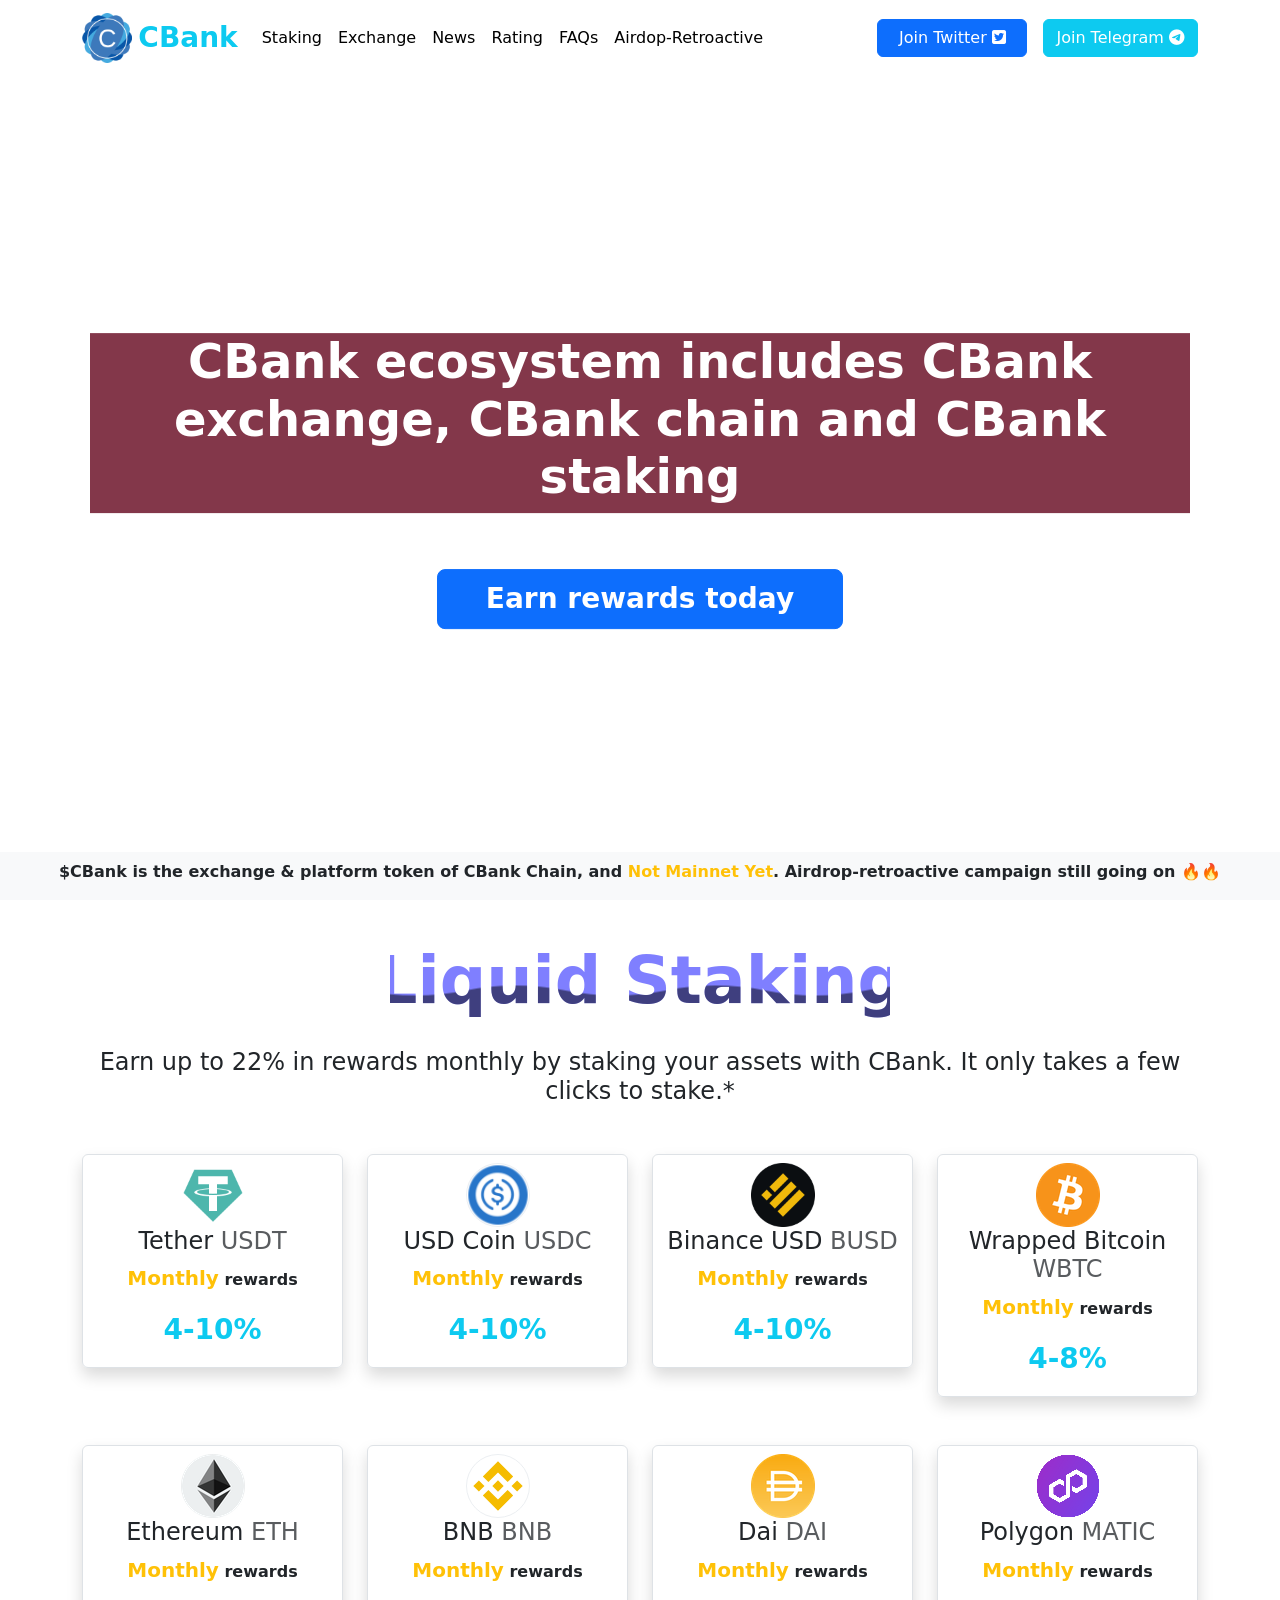
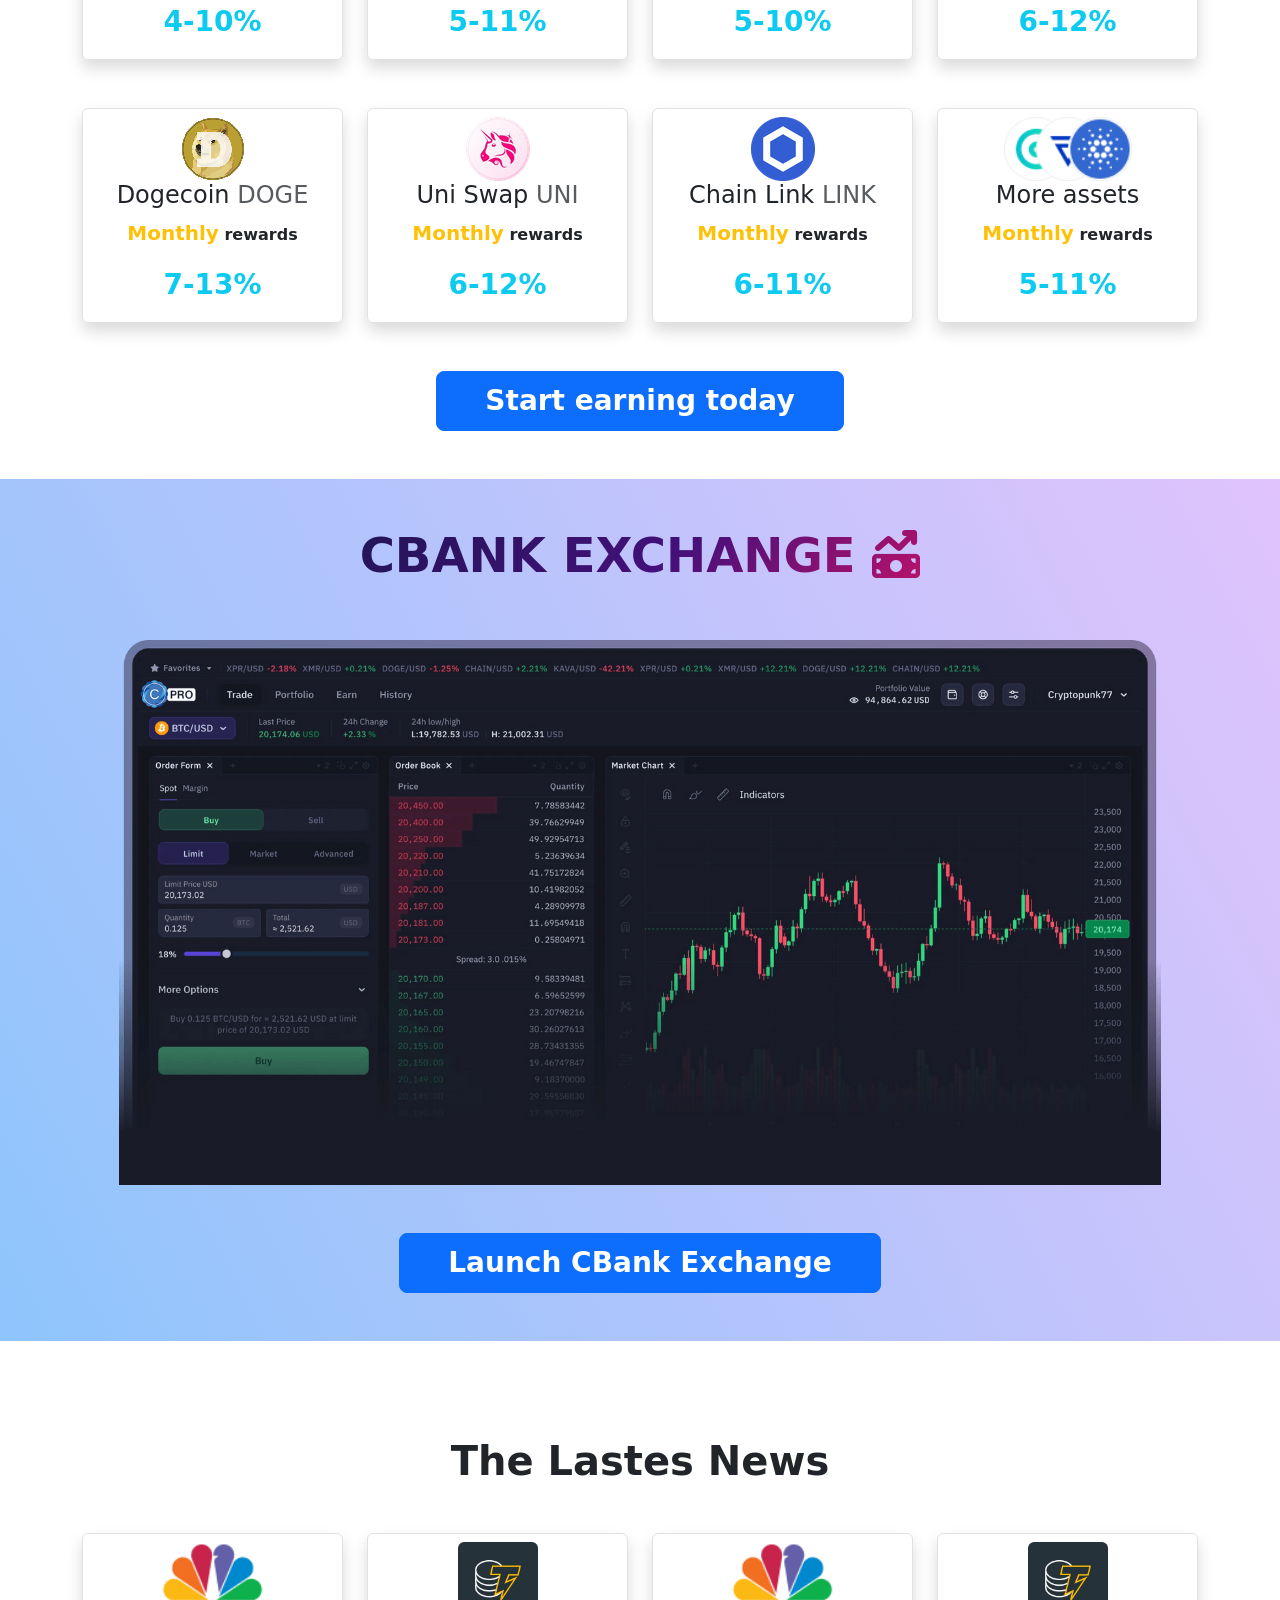
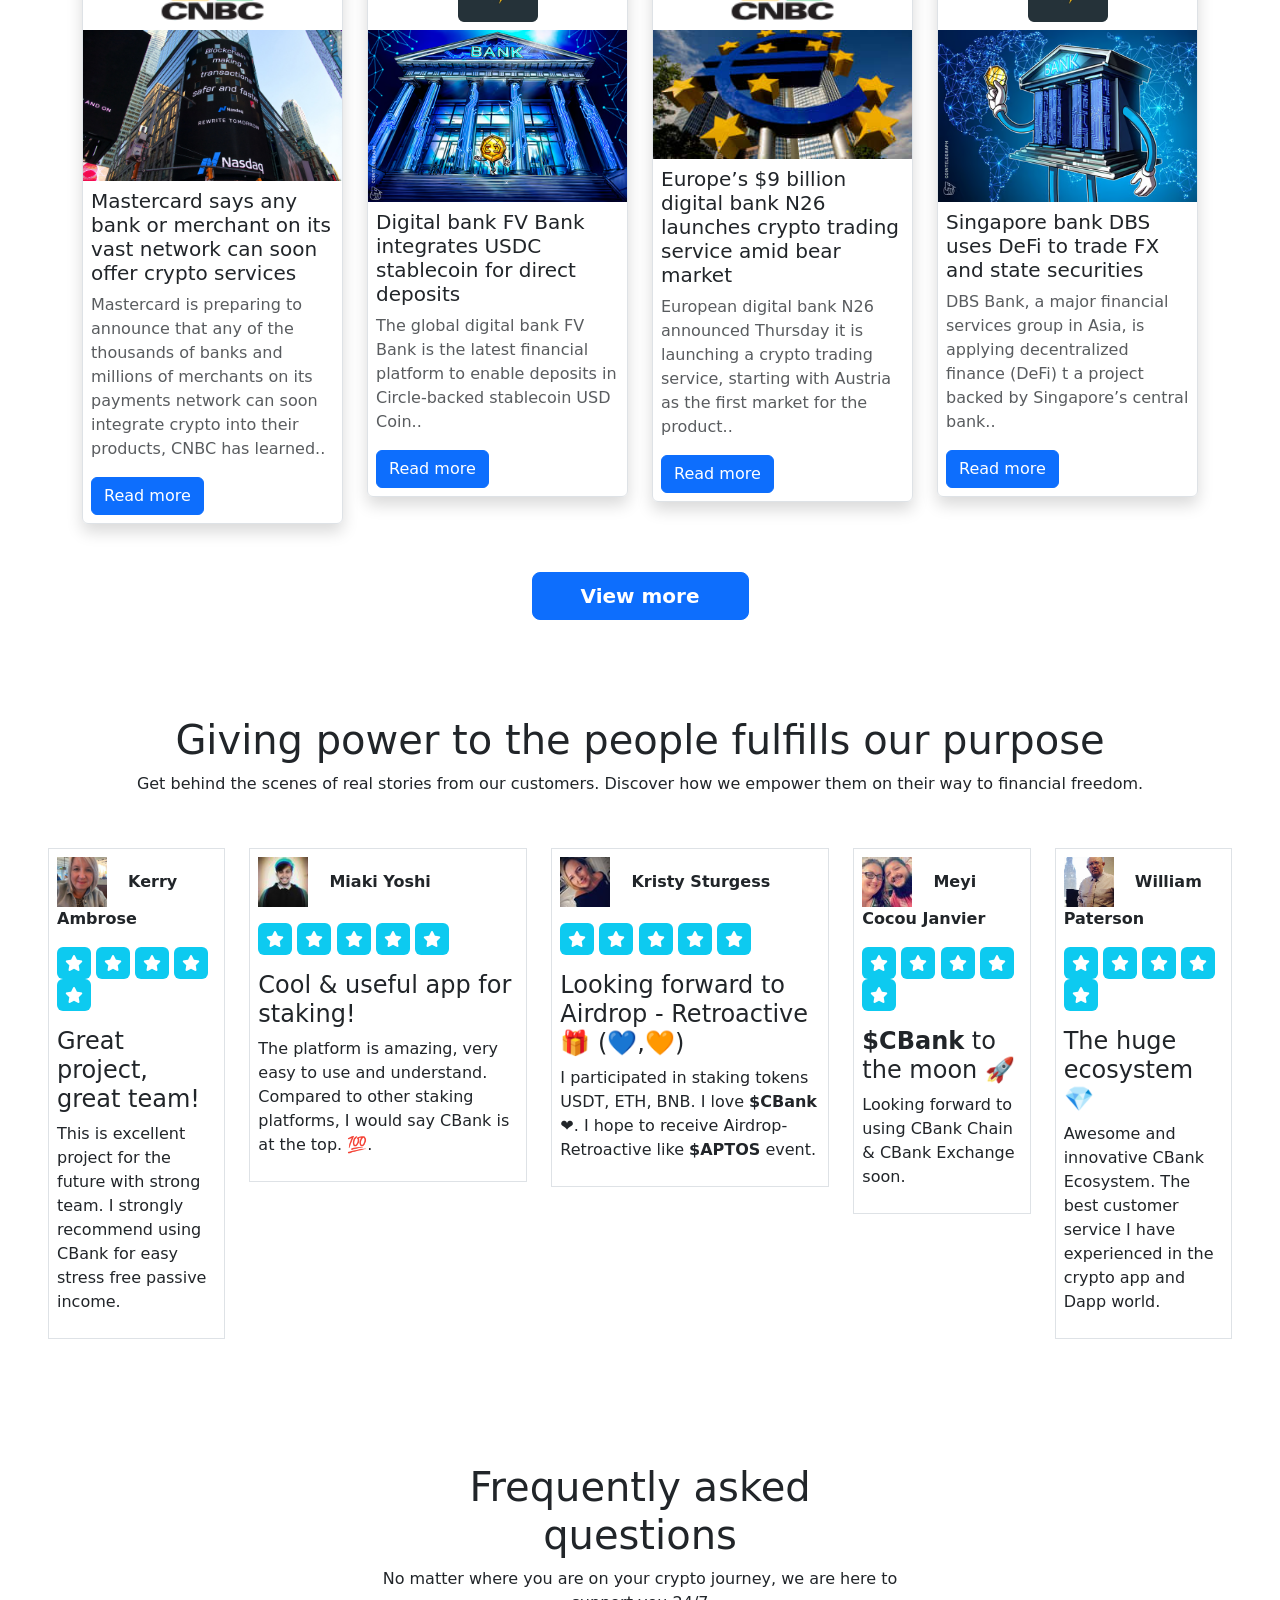
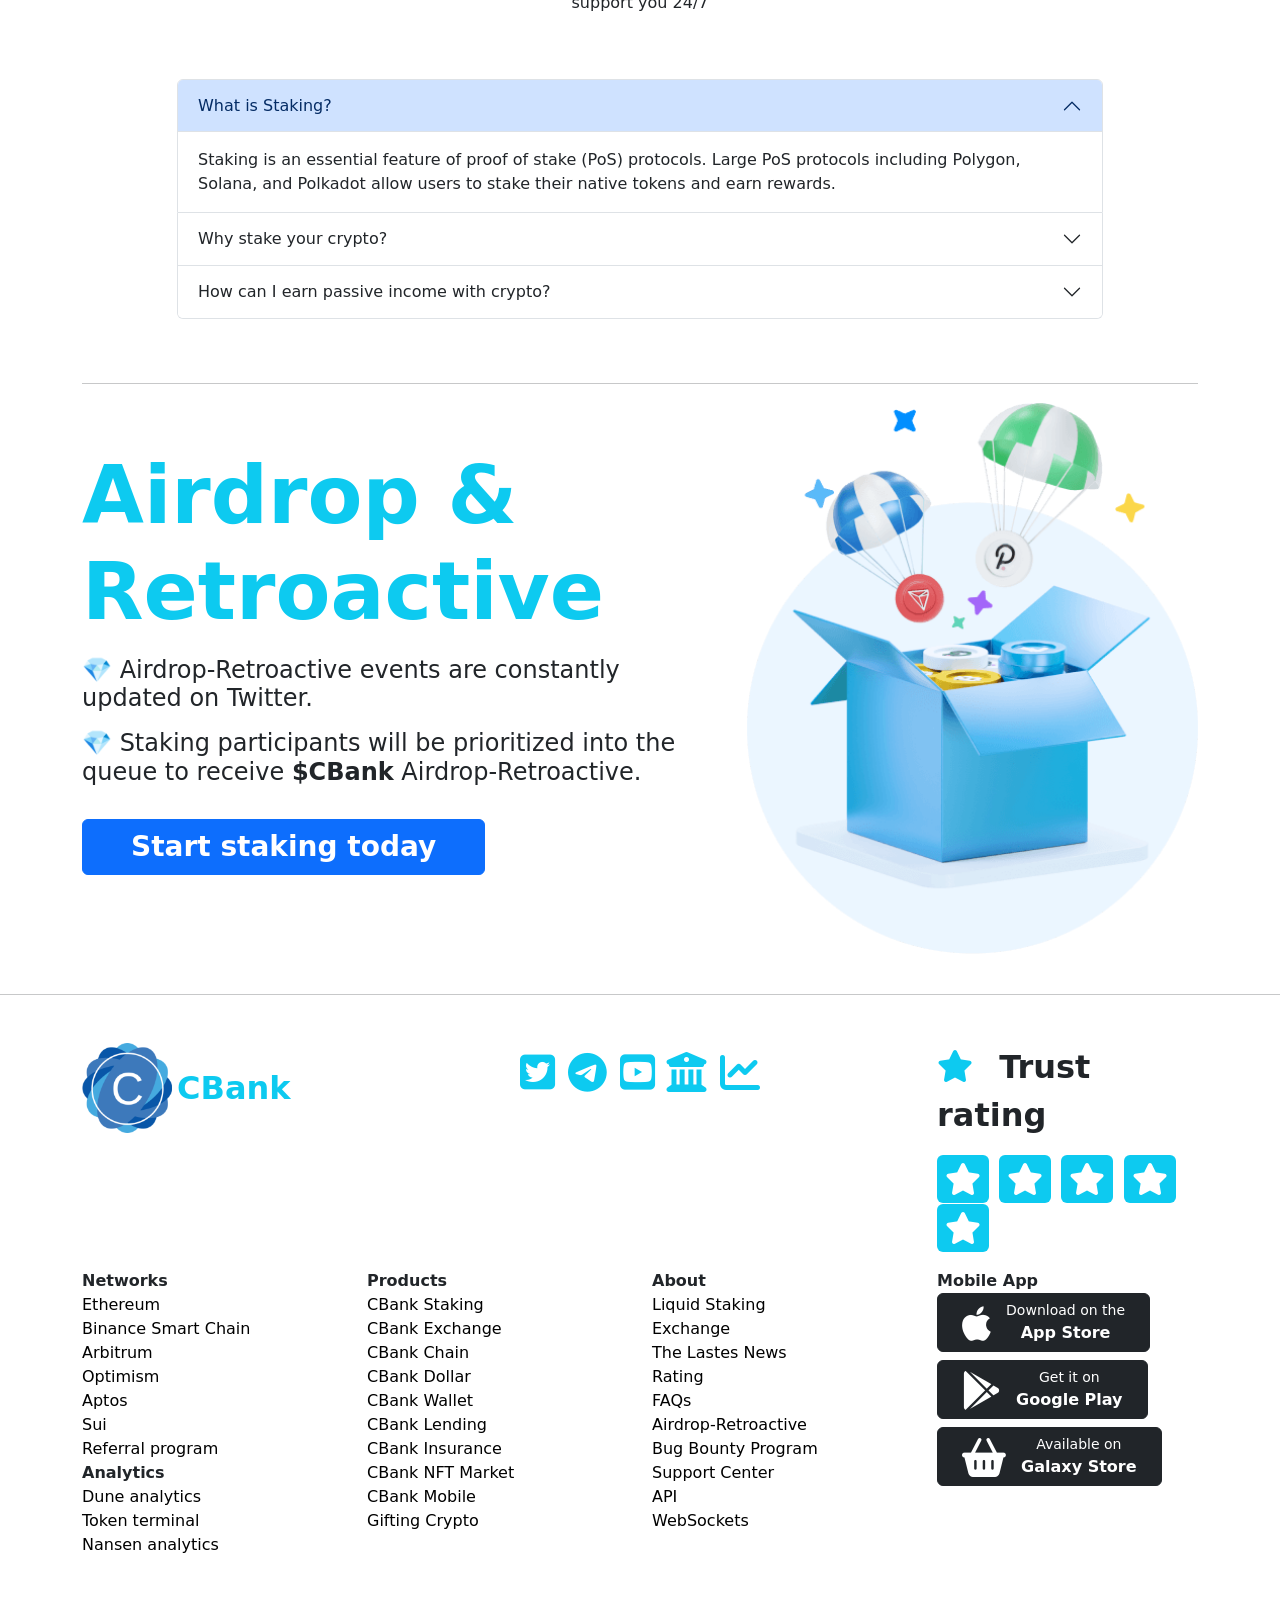
<file: index.html>
<!DOCTYPE html>
<html lang="en">
<head>
    <meta charset="UTF-8">
    <meta http-equiv="X-UA-Compatible" content="IE=edge">
    <meta name="viewport" content="width=device-width, initial-scale=1.0">
    <title>CBank</title>
    <link rel="icon" type="image/x-icon" href="/assets/images/cryptobank.png">

    <!-- bootstrap 5 -->
    <link href="https://cdn.jsdelivr.net/npm/bootstrap@5.2.3/dist/css/bootstrap.min.css" rel="stylesheet">
    <script src="https://cdn.jsdelivr.net/npm/bootstrap@5.2.3/dist/js/bootstrap.bundle.min.js"></script>

    <link rel="preconnect" href="https://fonts.googleapis.com">
    <link rel="preconnect" href="https://fonts.gstatic.com" crossorigin>
    <link href="https://fonts.googleapis.com/css?family=Poppins:100,200,300,400,500,600,700,800,900" rel="stylesheet">

    <link rel="stylesheet" href="https://cdnjs.cloudflare.com/ajax/libs/font-awesome/6.2.1/css/all.min.css"
        integrity="sha512-MV7K8+y+gLIBoVD59lQIYicR65iaqukzvf/nwasF0nqhPay5w/9lJmVM2hMDcnK1OnMGCdVK+iQrJ7lzPJQd1w=="
        crossorigin="anonymous" referrerpolicy="no-referrer" />
    <link rel="stylesheet" href="assets/css/cryptobank.css">
</head>

<body>
    <!-- Banner -->
    <div id="video-container">
        <nav class="navbar navbar-expand-sm bg-white">
            <div class="container">
                <a class="navbar-brand" href="">
                    <img src="assets/images/cryptobank.png" width="50px" alt="">
                    <b class="text-info align-middle fs-3">CBank</b> 
                </a>
                <button class="navbar-toggler" type="button" data-bs-toggle="collapse" data-bs-target="#mynavbar">
                    <span class="navbar-toggler-icon"></span>
                </button>
                <div class="collapse navbar-collapse" id="mynavbar">
                    <ul class="navbar-nav me-auto">
                        <li class="nav-item">
                            <a class="nav-link text-black" href="staking-crypto.html">Staking</a>
                        </li>
                        <li class="nav-item">
                            <a class="nav-link text-black" href="#exchange">Exchange</a>
                        </li>
                        <li class="nav-item">
                            <a class="nav-link text-black" href="#news">News</a>
                        </li>
                        <li class="nav-item">
                            <a class="nav-link text-black" href="#rating">Rating</a>
                        </li>
                        <li class="nav-item">
                            <a class="nav-link text-black" href="#faqs">FAQs</a>
                        </li>
                        <li class="nav-item">
                            <a class="nav-link text-black" href="#airdrop">Airdop-Retroactive</a>
                        </li>
                    </ul>

                    <ul class="navbar-nav">
                        <a href="https://twitter.com/CBank_Exchange" class="text-decoration-none" target="_blank">
                            <li class="nave-item btn btn-primary min-witdth-150 me-3">
                                Join Twitter
                                <i class="fa-brands fa-square-twitter"></i>
                            </li>
                        </a>
                        <a href="https://t.me/CBank_community" class="text-decoration-none" target="_blank">
                            <li class="nave-item btn btn-info text-white min-witdth-150">
                                Join Telegram
                                <i class="fa-brands fa-telegram"></i>
                            </li>
                        </a>
                    </ul>
                </div>
            </div>
        </nav>
        <video autoplay loop id="video-background" muted playsinline>
            <source src="assets/images/synth-city-2.5s-1.8m.mp4">
        </video>
        <div class="banner-content">
            <!-- <h1 class="fw-bold">Earn rewards with CBank Staking</h1> -->
            <h1 class="fw-bold">CBank ecosystem includes CBank exchange, CBank chain and CBank staking</h1>
            <a type="button" href="staking-crypto.html" target="_blank" class="btn btn-primary btn-lg px-5 mt-5 fw-bold fs-3">Earn rewards today</a>
        </div>

    </div>

    <!-- Liquid Staking Crypto -->
    <div class="container" id="staking">
        <div class="staking-header text-center mt-5">
            <svg viewbox="0 0 100 20">
                <defs>
                    <linearGradient id="gradient">
                        <stop color="#000" />
                    </linearGradient>
                    <pattern id="wave" x="0" y="-0.5" width="100%" height="100%" patternUnits="userSpaceOnUse">
                        <path id="wavePath" d="M-40 9 Q-30 7 -20 9 T0 9 T20 9 T40 9 T60 9 T80 9 T100 9 T120 9 V20 H-40z"
                            mask="url(#mask)" fill="url(#gradient)">
                            <animateTransform attributeName="transform" begin="0s" dur="1.5s" type="translate"
                                from="0,0" to="40,0" repeatCount="indefinite" />
                        </path>
                    </pattern>
                </defs>
                <text text-anchor="middle" x="50" y="11" font-size="13" fill="blue" fill-opacity="0.5">Liquid
                    Staking</text>
                <text text-anchor="middle" x="50" y="11" font-size="13" fill="url(#wave)" fill-opacity="0.5">Liquid
                    Staking</text>
            </svg>

            <h4 class="">Earn up to 22% in rewards monthly by staking your assets with CBank. It only takes a few
                clicks to stake.*</h4>
        </div>

        <div class="row mt-5">
            <div class="col-md-3">
                <div class="border rounded shadow text-center  pt-2">
                    <img src="assets/images/token/usdt.png" width="64px" alt="">
                    <h4>Tether <span class="text-muted">USDT</span></h4>
                    <p class="fw-bold"><span class="text-warning fs-5">Monthly</span> rewards</p>
                    <p class="fw-bold fs-3 text-info">4-10%</p>
                </div>
            </div>
            <div class="col-md-3">
                <div class="border rounded shadow text-center pt-2">
                    <img src="assets/images/token/usdc.svg" width="64px" alt="">
                    <h4>USD Coin <span class="text-muted">USDC</span></h4>
                    <p class="fw-bold"><span class="text-warning fs-5">Monthly</span> rewards</p>
                    <p class="fw-bold fs-3 text-info">4-10%</p>
                </div>
            </div>
            <div class="col-md-3">
                <div class="border rounded shadow text-center pt-2">
                    <img src="assets/images/token/busd.png" width="64x" alt="">
                    <h4>Binance USD <span class="text-muted">BUSD</span></h4>
                    <p class="fw-bold"><span class="text-warning fs-5">Monthly</span> rewards</p>
                    <p class="fw-bold fs-3 text-info">4-10%</p>
                </div>
            </div>
            <div class="col-md-3">
                <div class="border rounded shadow text-center  pt-2">
                    <img src="assets/images/token/btc.png" width="64px" alt="">
                    <h4>Wrapped Bitcoin <span class="text-muted">WBTC</span></h4>
                    <p class="fw-bold"><span class="text-warning fs-5">Monthly</span> rewards</p>
                    <p class="fw-bold fs-3 text-info">4-8%</p>
                </div>
            </div>
        </div>

        <div class="row mt-5">
            <div class="col-md-3">
                <div class="border rounded shadow text-center pt-2">
                    <img src="assets/images/token/eth.png" width="64px" alt="">
                    <h4>Ethereum <span class="text-muted">ETH</span></h4>
                    <p class="fw-bold"><span class="text-warning fs-5">Monthly</span> rewards</p>
                    <p class="fw-bold fs-3 text-info">4-10%</p>
                </div>
            </div>
            <div class="col-md-3">
                <div class="border rounded shadow text-center pt-2">
                    <img src="assets/images/token/bnb.svg" width="64px" alt="">
                    <h4>BNB <span class="text-muted">BNB</span></h4>
                    <p class="fw-bold"><span class="text-warning fs-5">Monthly</span> rewards</p>
                    <p class="fw-bold fs-3 text-info">5-11%</p>
                </div>
            </div>
            <div class="col-md-3">
                <div class="border rounded shadow text-center pt-2">
                    <img src="assets/images/token/dai.png" width="64px" alt="">
                    <h4>Dai <span class="text-muted">DAI</span></h4>
                    <p class="fw-bold"><span class="text-warning fs-5">Monthly</span> rewards</p>
                    <p class="fw-bold fs-3 text-info">5-10%</p>
                </div>
            </div>
            <div class="col-md-3">
                <div class="border rounded shadow text-center pt-2">
                    <img src="assets/images/token/matic.png" height="64px" alt="">
                    <h4>Polygon <span class="text-muted">MATIC</span></h4>
                    <p class="fw-bold"><span class="text-warning fs-5">Monthly</span> rewards</p>
                    <p class="fw-bold fs-3 text-info">6-12%</p>
                </div>
            </div>
        </div>

        <div class="row mt-5">
            <div class="col-md-3">
                <div class="border rounded shadow text-center  pt-2">
                    <img src="assets/images/token/doge.png" width="64px" alt="">
                    <h4>Dogecoin <span class="text-muted">DOGE</span></h4>
                    <p class="fw-bold"><span class="text-warning fs-5">Monthly</span> rewards</p>
                    <p class="fw-bold fs-3 text-info">7-13%</p>
                </div>
            </div>
            <div class="col-md-3">
                <div class="border rounded shadow text-center pt-2">
                    <img src="assets/images/token/uni.png" width="64px" alt="">
                    <h4>Uni Swap <span class="text-muted">UNI</span></h4>
                    <p class="fw-bold"><span class="text-warning fs-5">Monthly</span> rewards</p>
                    <p class="fw-bold fs-3 text-info">6-12%</p>
                </div>
            </div>
            <div class="col-md-3">
                <div class="border rounded shadow text-center pt-2">
                    <img src="assets/images/token/link.png" width="64x" alt="">
                    <h4>Chain Link <span class="text-muted">LINK</span></h4>
                    <p class="fw-bold"><span class="text-warning fs-5">Monthly</span> rewards</p>
                    <p class="fw-bold fs-3 text-info">6-11%</p>
                </div>
            </div>
            <div class="col-md-3">
                <div class="border rounded shadow text-center  pt-2">
                    <img src="assets/images/token/all.png" height="64px" alt="">
                    <h4>More assets</h4>
                    <p class="fw-bold"><span class="text-warning fs-5">Monthly</span> rewards</p>
                    <p class="fw-bold fs-3 text-info">5-11%</p>
                </div>
            </div>
        </div>
    </div>

    <div class="text-center mt-5">
        <a type="button" href="staking-crypto.html" target="_blank" class="btn btn-primary text-decoration-none btn-lg px-5 py-2 fw-bold fs-3">Start earning today</a>
    </div>

    <!-- Exchange -->
    <div class="container-fluid test my-5 pb-5" id="exchange">
        <div class="row">
            <div class="col-md-12 my-5 text-center">
                <h3 class="animate-charcter">
                    CBANK EXCHANGE
                    <i class="fa-solid fa-money-bill-trend-up"></i>
                </h3>
            </div>
        </div>
        <div class="row">
            <div class="col-md-10 mx-auto">
                <img src="assets/images/exchange.png" width="100%" alt="">
            </div>
        </div>
        <div class="text-center mt-5">
            <a href="./exchange/cex-alpha-verion.html" target="_blank" class="btn btn-primary btn-lg px-5 fw-bold fs-3">
                Launch CBank Exchange
            </a>
        </div>
    </div>

    <!-- Latest News -->
    <div class="pt-5" id="news">
        <div class="container">
            <div class="text-center mb-5">
                <h1 class="fw-bold">The Lastes News</h1>
            </div>
            <div class="row">
                <div class="col-md-3">
                    <div class="border rounded shadow min-height-550">
                        <div class="text-center p-2">
                            <img src="assets/images/news/cnbc.png" height="80px" alt="">
                        </div>
                        <div class=" img-wrapper">
                            <img class="inner-img" src="assets/images/news/news01.jpg" width="100%" />
                        </div>
                        <div class="p-2">
                            <h5>Mastercard says any bank or merchant on its vast network can soon offer crypto services
                            </h5>
                            <p class="text-muted">Mastercard is preparing to announce that any of the thousands of banks
                                and millions of merchants on its payments network can soon integrate crypto into their
                                products, CNBC has learned..</p>
                            <a class="btn btn-primary" target="_blank"
                                href="https://www.cnbc.com/2022/10/17/mastercard-will-help-banks-offer-cryptocurrency-trading.html">Read
                                more</a>
                        </div>
                    </div>
                </div>
                <div class="col-md-3">
                    <div class="border rounded shadow min-height-550">
                        <div class="text-center p-2">
                            <img src="assets/images/news/cointelegraph.webp" height="80px" alt="">
                        </div>
                        <div class=" img-wrapper">
                            <img class="inner-img" src="assets/images/news/news02.avif" width="100%" />
                        </div>
                        <div class="p-2">
                            <h5>Digital bank FV Bank integrates USDC stablecoin for direct deposits</h5>
                            <p class="text-muted">The global digital bank FV Bank is the latest financial platform to
                                enable deposits in Circle-backed stablecoin USD Coin..</p>
                            <a class="btn btn-primary" target="_blank"
                                href="https://cointelegraph.com/news/digital-bank-fv-bank-integrates-usdc-stablecoin-for-direct-deposits">Read
                                more</a>
                        </div>
                    </div>
                </div>
                <div class="col-md-3">
                    <div class="border rounded shadow min-height-550">
                        <div class="text-center p-2">
                            <img src="assets/images/news/cnbc.png" height="80px" alt="">
                        </div>
                        <div class=" img-wrapper">
                            <img class="inner-img" src="assets/images/news/news03.jpg" width="100%" />
                        </div>
                        <div class="p-2">
                            <h5>Europe’s $9 billion digital bank N26 launches crypto trading service amid bear market
                            </h5>
                            <p class="text-muted">European digital bank N26 announced Thursday it is launching a crypto
                                trading service, starting with Austria as the first market for the product..</p>
                            <a class="btn btn-primary" target="_blank"
                                href="https://www.cnbc.com/2022/10/20/europes-9-billion-digital-bank-n26-launches-crypto-trading-service-amid-bear-market.html">Read
                                more</a>
                        </div>
                    </div>
                </div>
                <div class="col-md-3">
                    <div class="border rounded shadow min-height-550">
                        <div class="text-center p-2">
                            <img src="assets/images/news/cointelegraph.webp" height="80px" alt="">
                        </div>
                        <div class=" img-wrapper">
                            <img class="inner-img" src="assets/images/news/news04.avif" width="100%" />
                        </div>
                        <div class="p-2">
                            <h5>Singapore bank DBS uses DeFi to trade FX and state securities</h5>
                            <p class="text-muted">DBS Bank, a major financial services group in Asia, is applying
                                decentralized finance (DeFi) t a project backed by Singapore’s central bank..</p>
                            <a class="btn btn-primary" target="_blank"
                                href="https://cointelegraph.com/news/singapore-bank-dbs-uses-defi-to-trade-fx-and-state-securities">Read
                                more</a>
                        </div>
                    </div>
                </div>
            </div>
        </div>
        <div class="text-center mt-5">
            <button class="btn btn-primary btn-lg px-5 fw-bold" data-bs-toggle="tooltip" data-bs-placement="right" data-bs-title="All listed!">
                View more
            </button>
        </div>
    </div>

    <!-- Review -->
    <section class="container-fluid mt-5 p-5" id="rating">
        <div class="text-center">
            <h1>Giving power to the people fulfills our purpose</h1>
            <span>Get behind the scenes of real stories from our customers. Discover how we empower them on their way to
                financial freedom.</span>
        </div>
        <div class="row mt-5">
            <div class="col-md-2">
                <div class="border min-height-300 p-2 my-1">
                    <div>
                        <img src="assets/images/avarta-reviewer/1.png" alt="" width="50px" height="50px">
                        <span class="p-3"><b>Kerry Ambrose</b></span>
                    </div>
                    <div class="my-3">
                        <i class="fa-solid fa-star rounded bg-info text-white p-2"></i>
                        <i class="fa-solid fa-star rounded bg-info text-white p-2"></i>
                        <i class="fa-solid fa-star rounded bg-info text-white p-2"></i>
                        <i class="fa-solid fa-star rounded bg-info text-white p-2"></i>
                        <i class="fa-solid fa-star rounded bg-info text-white p-2"></i>
                    </div>
                    <h4>Great project, great team!</h4>
                    <p>This is excellent project for the future with strong team. I strongly recommend using CBank
                        for easy stress free passive
                        income.</p>
                </div>
            </div>
            <div class="col-md-3">
                <div class="border min-height-300 p-2 my-1">
                    <div>
                        <img src="assets/images/avarta-reviewer/2.png" alt="" width="50px" height="50px">
                        <span class="p-3"><b>Miaki Yoshi</b></span>
                    </div>
                    <div class="my-3">
                        <i class="fa-solid fa-star rounded bg-info text-white p-2"></i>
                        <i class="fa-solid fa-star rounded bg-info text-white p-2"></i>
                        <i class="fa-solid fa-star rounded bg-info text-white p-2"></i>
                        <i class="fa-solid fa-star rounded bg-info text-white p-2"></i>
                        <i class="fa-solid fa-star rounded bg-info text-white p-2"></i>
                    </div>
                    <h4>Cool & useful app for staking!</h4>
                    <p>The platform is amazing, very easy to use and understand. Compared to other staking platforms, I
                        would say CBank is at the top. 💯. </p>
                </div>
            </div>
            <div class="col-md-3">
                <div class="border min-height-300 p-2 my-1">
                    <div>
                        <img src="assets/images/avarta-reviewer/3.png" alt="" width="50px" height="50px">
                        <span class="p-3"><b>Kristy Sturgess</b></span>
                    </div>
                    <div class="my-3">
                        <i class="fa-solid fa-star rounded bg-info text-white p-2"></i>
                        <i class="fa-solid fa-star rounded bg-info text-white p-2"></i>
                        <i class="fa-solid fa-star rounded bg-info text-white p-2"></i>
                        <i class="fa-solid fa-star rounded bg-info text-white p-2"></i>
                        <i class="fa-solid fa-star rounded bg-info text-white p-2"></i>
                    </div>
                    <h4>Looking forward to Airdrop - Retroactive 🎁 (💙,🧡)</h4>
                    <p>I participated in staking tokens USDT, ETH, BNB. I love <b>$CBank</b>❤️. I hope to receive Airdrop-Retroactive like <b>$APTOS</b> event.</p>
                </div>
            </div>
            <div class="col-md-2 ">
                <div class="border min-height-300 p-2 my-1">
                    <div>
                        <img src="assets/images/avarta-reviewer/4.png" alt="" width="50px" height="50px">
                        <span class="p-3"><b>Meyi Cocou Janvier</b></span>
                    </div>
                    <div class="my-3">
                        <i class="fa-solid fa-star rounded bg-info text-white p-2"></i>
                        <i class="fa-solid fa-star rounded bg-info text-white p-2"></i>
                        <i class="fa-solid fa-star rounded bg-info text-white p-2"></i>
                        <i class="fa-solid fa-star rounded bg-info text-white p-2"></i>
                        <i class="fa-solid fa-star rounded bg-info text-white p-2"></i>
                    </div>
                    <h4><b>$CBank</b> to the moon 🚀</h4>
                    <p>Looking forward to using CBank Chain & CBank Exchange soon.</p>
                </div>
            </div>
            <div class="col-md-2">
                <div class="border min-height-300 p-2 my-1">
                    <div>
                        <img src="assets/images/avarta-reviewer/5.png" alt="" width="50px" height="50px">
                        <span class="p-3"><b>William Paterson</b></span>
                    </div>
                    <div class="my-3">
                        <i class="fa-solid fa-star rounded bg-info text-white p-2"></i>
                        <i class="fa-solid fa-star rounded bg-info text-white p-2"></i>
                        <i class="fa-solid fa-star rounded bg-info text-white p-2"></i>
                        <i class="fa-solid fa-star rounded bg-info text-white p-2"></i>
                        <i class="fa-solid fa-star rounded bg-info text-white p-2"></i>
                    </div>
                    <h4>The huge ecosystem 💎</h4>
                    <p>Awesome and innovative CBank Ecosystem. The best customer service I have experienced in the
                        crypto app and Dapp world.</p>
                </div>
            </div>
        </div>
    </section>

    <!-- FAQs -->
    <section class="py-4" id="faqs">
        <div class="container">
            <div class="row my-5">
                <div class="col-md-6 mx-auto text-center ">
                    <h1>Frequently asked questions</h1>
                    <p>No matter where you are on your crypto journey, we are here to support you 24/7 </p>
                </div>
            </div>
            <div class="row">
                <div class="col-md-10 mx-auto">
                    <div class="accordion" id="accordionPanelsStayOpenExample">
                        <div class="accordion-item">
                            <h2 class="accordion-header" id="panelsStayOpen-headingOne">
                                <button class="accordion-button" type="button" data-bs-toggle="collapse"
                                    data-bs-target="#panelsStayOpen-collapseOne" aria-expanded="true"
                                    aria-controls="panelsStayOpen-collapseOne">
                                    What is Staking?
                                </button>
                            </h2>
                            <div id="panelsStayOpen-collapseOne" class="accordion-collapse collapse show"
                                aria-labelledby="panelsStayOpen-headingOne">
                                <div class="accordion-body">
                                    Staking is an essential feature of proof of stake (PoS) protocols. Large PoS
                                    protocols including Polygon, Solana, and Polkadot allow users to stake their native
                                    tokens and earn rewards.
                                </div>
                            </div>
                        </div>
                        <div class="accordion-item">
                            <h2 class="accordion-header" id="panelsStayOpen-headingTwo">
                                <button class="accordion-button collapsed" type="button" data-bs-toggle="collapse"
                                    data-bs-target="#panelsStayOpen-collapseTwo" aria-expanded="false"
                                    aria-controls="panelsStayOpen-collapseTwo">
                                    Why stake your crypto?
                                </button>
                            </h2>
                            <div id="panelsStayOpen-collapseTwo" class="accordion-collapse collapse"
                                aria-labelledby="panelsStayOpen-headingTwo">
                                <div class="accordion-body">
                                    Staking can be complicated because it typically takes place on a decentralized
                                    platform, and requires technical skills to manage your crypto wallet, validate
                                    blocks, and claim rewards. CBank Staking simplifies the process for you and
                                    allows customers to generate crypto rewards from a decentralized system on a secure
                                    and regulated platform. It’s the best of both worlds: the benefit of
                                    decentralization with the power of CBank.
                                </div>
                            </div>
                        </div>
                        <div class="accordion-item">
                            <h2 class="accordion-header" id="panelsStayOpen-headingThree">
                                <button class="accordion-button collapsed" type="button" data-bs-toggle="collapse"
                                    data-bs-target="#panelsStayOpen-collapseThree" aria-expanded="false"
                                    aria-controls="panelsStayOpen-collapseThree">
                                    How can I earn passive income with crypto?
                                </button>
                            </h2>
                            <div id="panelsStayOpen-collapseThree" class="accordion-collapse collapse"
                                aria-labelledby="panelsStayOpen-headingThree">
                                <div class="accordion-body">
                                    You can earn passive income with crypto thanks to the Proof-of-Stake (PoS) consesus
                                    model which is the alternative mechanism for Proof-of-Work (PoW) that is described
                                    as a concept that lets an individual to mine or validate block transactions based on
                                    the number of coins that are held. Thanks to the assuring security and liquidity for
                                    a given network, we can be awarded with rewards in form of 'stakes'
                                </div>
                            </div>
                        </div>
                    </div>
                </div>
            </div>
        </div>
    </section>

    <!-- Airdrop -->
    <section class="py-4" id="airdrop">
        <div class="container">
            <hr>
            <div class="row">
                <div class="col-md-7 mt-5">
                    <h1 class="fw-bold display-1 text-info">Airdrop & Retroactive</h1>
                    <h4 class="my-3">💎 Airdrop-Retroactive events are constantly updated on Twitter.</h4>
                    <h4 class="my-3">💎 Staking participants will be prioritized into the queue to receive <b>$CBank</b> Airdrop-Retroactive.</h4>
                    <a href="staking-crypto.html" target="_blank" class="btn btn-primary mt-3 px-5 fw-bold fs-3">Start staking today</a>
                </div>
                <div class="col-md-5">
                    <img src="assets/images/airdrop.png" width="100%" alt="">
                </div>
            </div>
        </div>
    </section>

    <hr>
    <section class="container mt-5">
        <div class="row">
            <div class="col-md-3">
                <img src="assets/images/cryptobank.png" alt="" width="90px" >
                <span class="fw-bold fs-2 text-info align-middle">CBank</span>
            </div>
            <div class="col-md-6 text-center fs-1">
                <a href="https://twitter.com/CBank_Exchange" target="_blank" class="media-link-icon">
                    <i class="fa-brands fa-square-twitter text-info"></i>
                </a>
                <a href="https://t.me/CBank_community" target="_blank" class="media-link-icon">
                    <i class="fa-brands fa-telegram text-info"></i>
                </a>
                <a href="" target="_blank" class="media-link-icon">
                    <i class="fa-brands fa-square-youtube text-info"></i>
                </a>
                <a href="/staking-crypto.html" target="_blank" class="media-link-icon">
                    <i class="fa-solid fa-building-columns text-info"></i>
                </a>
                <a href="/exchange/cex-alpha-verion.html" target="_blank" class="media-link-icon">
                    <i class="fa-solid fa-chart-line text-info"></i>
                </a>
            </div>
            <div class="col-md-3  fs-2">
                <div>
                    <i class="fa-solid fa-star text-info"></i>
                    <span class="p-3 fw-bold">Trust rating</span>
                </div>
                <div class="my-3">
                    <i class="fa-solid fa-star rounded bg-info text-white p-2"></i>
                    <i class="fa-solid fa-star rounded bg-info text-white p-2"></i>
                    <i class="fa-solid fa-star rounded bg-info text-white p-2"></i>
                    <i class="fa-solid fa-star rounded bg-info text-white p-2"></i>
                    <i class="fa-solid fa-star rounded bg-info text-white p-2"></i>
                </div>
            </div>
        </div>
    </section>
    <!-- footer -->
    <section class="container mb-5 pb-5">
        <div class="row">
            <div class="col-md-3">
                <div class="fw-bold">Networks</div>
                <div><a href="https://ethereum.org/" target="_blank" class="media-link-icon">Ethereum</a></div>
                <div><a href="https://www.bnbchain.org/" target="_blank" class="media-link-icon">Binance Smart Chain</a></div>
                <div><a href="https://arbitrum.io/" target="_blank" class="media-link-icon">Arbitrum</a></div>
                <div><a href="https://www.optimism.io/" target="_blank" class="media-link-icon">Optimism</a></div>
                <div><a href="https://aptoslabs.com/" target="_blank" class="media-link-icon">Aptos</a></div>
                <div><a href="https://sui.io/" target="_blank" class="media-link-icon">Sui</a></div>
                <div><a class="media-link-icon" data-bs-toggle="tooltip" data-bs-placement="right" data-bs-title="Coming soon!">Referral program</a></div>

                <div class="fw-bold">Analytics</div>
                <div><a href="https://dune.com/" target="_blank" class="media-link-icon">Dune analytics</a></div>
                <div><a href="https://tokenterminal.com/" target="_blank" class="media-link-icon">Token terminal</a></div>
                <div><a href="https://www.nansen.ai/" target="_blank" class="media-link-icon">Nansen analytics</a></div>

            </div>
            <div class="col-md-3">
                <div class="fw-bold">Products</div>
                <div><a href="staking-crypto.html" target="_blank" class="media-link-icon">CBank Staking</a></div>
                <div><a href="exchange/cex-alpha-verion.html" target="_blank" class="media-link-icon">CBank Exchange</a></div>
                <div><a href="" class="media-link-icon">CBank Chain</a></div>
                <div><a class="media-link-icon" data-bs-toggle="tooltip" data-bs-placement="right" data-bs-title="Coming soon!">CBank Dollar</a></div>
                <div><a class="media-link-icon" data-bs-toggle="tooltip" data-bs-placement="right" data-bs-title="Coming soon!">CBank Wallet</a></div>
                <div><a class="media-link-icon" data-bs-toggle="tooltip" data-bs-placement="right" data-bs-title="Coming soon!">CBank Lending</a></div>
                <div><a class="media-link-icon" data-bs-toggle="tooltip" data-bs-placement="right" data-bs-title="Coming soon!">CBank Insurance</a></div>
                <div><a class="media-link-icon" data-bs-toggle="tooltip" data-bs-placement="right" data-bs-title="Coming soon!">CBank NFT Market</a></div>
                <div><a class="media-link-icon" data-bs-toggle="tooltip" data-bs-placement="right" data-bs-title="Coming soon!">CBank Mobile</a></div>
                <div><a class="media-link-icon" data-bs-toggle="tooltip" data-bs-placement="right" data-bs-title="Coming soon!">Gifting Crypto</a></div>
            </div>
            <div class="col-md-3">
                <div class="fw-bold">About</div>
                <div><a href="#staking" class="media-link-icon">Liquid Staking</a></div>
                <div><a href="#exchange" class="media-link-icon">Exchange</a></div>
                <div><a href="#news" class="media-link-icon">The Lastes News</a></div>
                <div><a href="#rating" class="media-link-icon">Rating</a></div>
                <div><a href="#faqs" class="media-link-icon">FAQs</a></div>
                <div><a href="#airdrop" class="media-link-icon">Airdrop-Retroactive</a></div>
                <div><a class="media-link-icon" data-bs-toggle="tooltip" data-bs-placement="right" data-bs-title="Coming soon!">Bug Bounty Program</a></div>
                <div><a class="media-link-icon" data-bs-toggle="tooltip" data-bs-placement="right" data-bs-title="Coming soon!">Support Center</a></div>
                <div><a class="media-link-icon" data-bs-toggle="tooltip" data-bs-placement="right" data-bs-title="Coming soon!">API</a></div>
                <div><a class="media-link-icon" data-bs-toggle="tooltip" data-bs-placement="right" data-bs-title="Coming soon!">WebSockets</a></div>
            </div>
            <div class="col-md-3">
                <div class="fw-bold">Mobile App</div>
                <button class="btn btn-dark rounded px-4 mb-2 download-btn-min-width" data-bs-toggle="tooltip" data-bs-placement="right" data-bs-title="Coming soon!">
                    <i class="fa-brands fa-apple mdi-36px"></i>
                    <span class="d-inline-block text-left">
                        <small class="font-weight-light d-block">Download on the</small>
                        <b class="">App Store</b>
                    </span>
                </button>
                <button class="btn btn-dark px-4 mb-2 download-btn-min-width" data-bs-toggle="tooltip" data-bs-placement="right" data-bs-title="Coming soon!">
                    <i class="fa-brands fa-google-play mdi-36px"></i>
                    <span class="d-inline-block text-left">
                        <small class="font-weight-light d-block">Get it on</small>
                        <b class="">Google Play</b>
                    </span>
                </button>
                <button class="btn btn-dark px-4 download-btn-min-width" data-bs-toggle="tooltip" data-bs-placement="right" data-bs-title="Coming soon!">
                    <i class="fa-solid fa-basket-shopping mdi-36px"></i>
                    <span class="d-inline-block text-left">
                        <small class="font-weight-light d-block">Available on</small>
                        <b class="">Galaxy Store</b>
                    </span>
                </button>
            </div>
        </div>
        </div>
    </section>
<!-- 
    <button type="button" class="btn btn-secondary" data-bs-toggle="tooltip" data-bs-placement="top" data-bs-title="Tooltip on top">
        Tooltip on top
      </button>
      <br>
      <br>
      <br>
      <br> -->
    <section class="container-fluid bg-light fixed-bottom text-center fw-bold pt-2">
        <p>$CBank is the exchange & platform token of CBank Chain, and <span class="text-warning">Not Mainnet Yet</span>. Airdrop-retroactive campaign still
            going on 🔥🔥</p>
    </section>
</body>
<script>
    const tooltipTriggerList = document.querySelectorAll('[data-bs-toggle="tooltip"]');
    const tooltipList = [...tooltipTriggerList].map(tooltipTriggerEl => new bootstrap.Tooltip(tooltipTriggerEl));
    document.getElementById("video-background").playbackRate = 0.7
</script>
</html>
</file>
<file: assets/css/cryptobank.css>
.test {
  background-color: #8EC5FC;
  background-image: linear-gradient(62deg, #8EC5FC 0%, #E0C3FC 100%);

}


#video-container {
  width: 100%;
  height: 100vh;
  overflow: hidden;
  position: relative;
}

video {
  object-fit: cover;
  width: 100%;
  height: 100%;
  position: absolute;
  /* width:auto; */
  top: 0;
  bottom: 0;
  left: 0;
  right: 0;
  z-index: -3;
}



.banner-content {
  position: relative;
  top: 45%;
  left: 50%;
  max-width: 1100px;
  transform: translate(-50%, -50%);
  text-align: center;
}

.banner-content h1 {
  font-size: 3em;
  color: #fff;
  padding-bottom: 7px;
  /* text-transform: uppercase; */
  /* background-color: #a5173b85; */
  background-color: #680b23d1;
}

.banner-content p {
  font-size: 0.8em;
  margin: 10px 0;
  padding-left: 100px;
  padding-right: 100px;
  color: #fff;
  text-transform: uppercase;
}

.img-wrapper {
  overflow: hidden;
}

.inner-img {
  transition: 0.3s;
}

.inner-img:hover {
  transform: scale(1.1);
}


.mdi-36px {
  font-size: 39px;
  margin-right: 10px;
}

.download-btn-min-width {
  min-width: 200px;
}

svg {
  text-align: center;
  font-weight: bold;
  max-width: 500px;
  height: 100%;
}

.min-witdth-150 {
  min-width: 150px;
}

.min-height-300 {
  min-height: 280px;
}

.min-height-550 {
  min-height: 550px;
}

.media-link-icon {
  color: black;
  text-decoration: none;
}

.animate-charcter {
  text-transform: uppercase;
  background-image: linear-gradient(-225deg,
      #231557 0%,
      #44107a 29%,
      #ff1361 67%,
      #fff800 100%);
  background-size: auto auto;
  background-clip: border-box;
  background-size: 200% auto;
  color: #fff;
  background-clip: text;
  text-fill-color: transparent;
  -webkit-background-clip: text;
  -webkit-text-fill-color: transparent;
  animation: textclip 2s linear infinite;
  display: inline-block;
  font-size: 3em;
  font-weight: bold;
}

@keyframes textclip {
  to {
    background-position: 200% center;
  }
}
</file>
